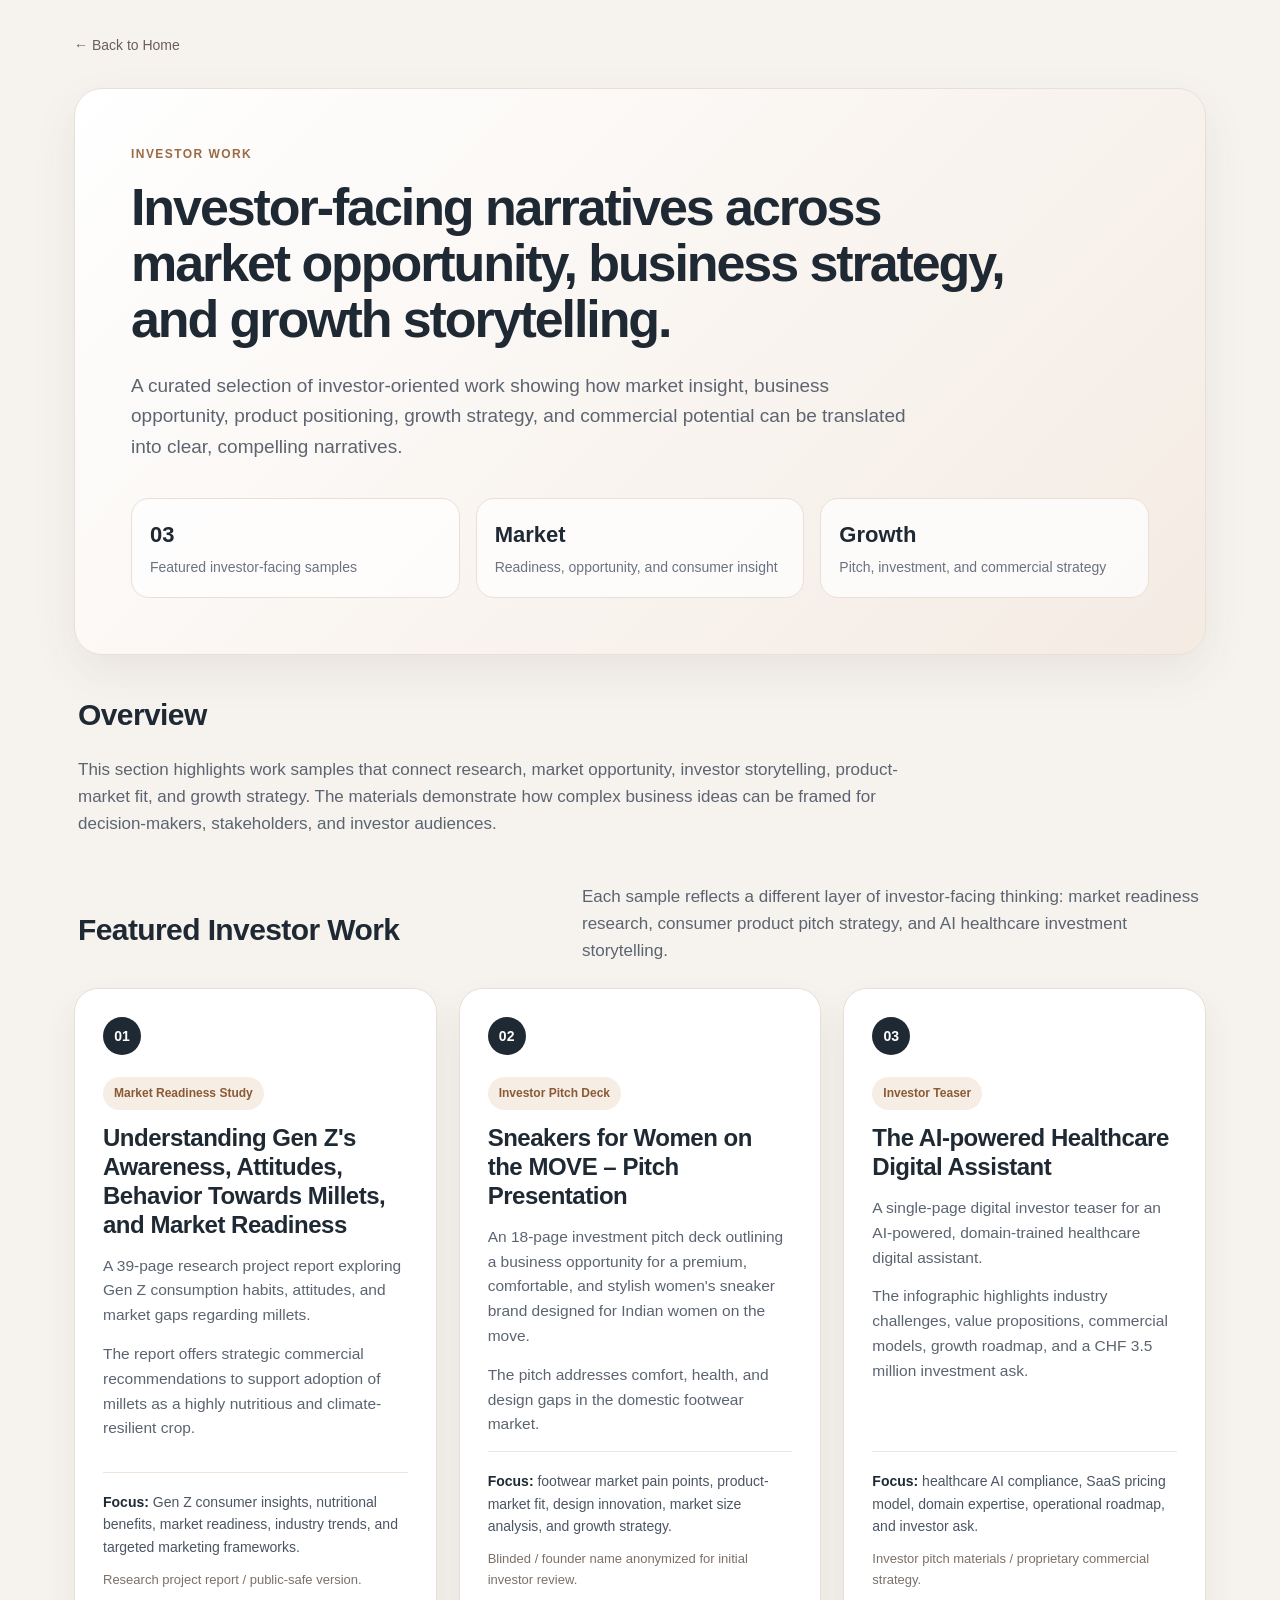
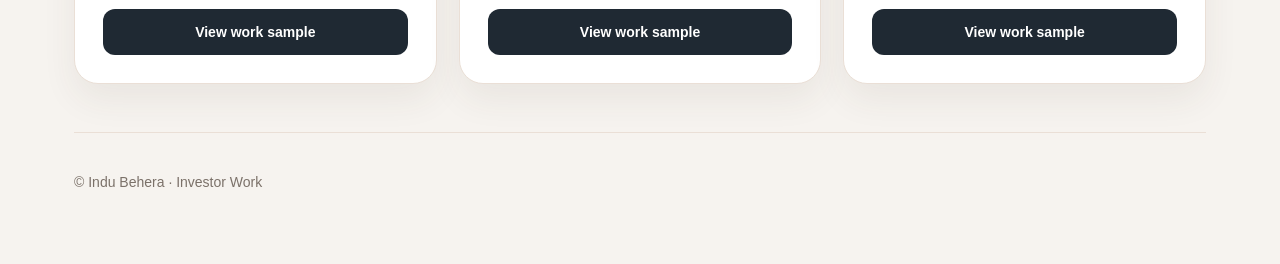
<file: work-portfolio/Investor-pitch.html>
<!DOCTYPE html>
<html lang="en">
<head>
  <meta charset="UTF-8">
  <meta name="viewport" content="width=device-width, initial-scale=1.0">
  <title>Investor Work | Indu Behera</title>
  <meta name="description" content="Investor-facing work by Indu Behera covering fundraising narratives, market opportunity, market readiness, investor teasers, business model storytelling, and growth strategy.">

  <style>
    * {
      box-sizing: border-box;
    }

    body {
      margin: 0;
      font-family: Arial, sans-serif;
      line-height: 1.6;
      color: #1f2933;
      background: #f6f3ef;
    }

    .page {
      max-width: 1180px;
      margin: 0 auto;
      padding: 32px 24px 56px;
    }

    .back-link {
      display: inline-block;
      margin-bottom: 32px;
      color: #6b5f57;
      text-decoration: none;
      font-size: 14px;
    }

    .hero {
      background: linear-gradient(135deg, #ffffff 0%, #f4ebe3 100%);
      border: 1px solid #eadfd6;
      border-radius: 28px;
      padding: 56px;
      margin-bottom: 36px;
      box-shadow: 0 18px 45px rgba(72, 55, 39, 0.08);
    }

    .eyebrow {
      text-transform: uppercase;
      letter-spacing: 0.12em;
      font-size: 12px;
      font-weight: 700;
      color: #9a6b45;
      margin-bottom: 14px;
    }

    h1 {
      margin: 0;
      max-width: 900px;
      font-size: 52px;
      line-height: 1.08;
      letter-spacing: -0.04em;
      color: #1f2933;
    }

    .intro {
      max-width: 780px;
      margin-top: 24px;
      font-size: 19px;
      color: #5b6470;
    }

    .summary-strip {
      display: grid;
      grid-template-columns: repeat(3, 1fr);
      gap: 16px;
      margin-top: 36px;
    }

    .summary-item {
      background: rgba(255, 255, 255, 0.75);
      border: 1px solid #eadfd6;
      border-radius: 18px;
      padding: 18px;
    }

    .summary-item strong {
      display: block;
      font-size: 22px;
      color: #1f2933;
    }

    .summary-item span {
      display: block;
      margin-top: 4px;
      font-size: 14px;
      color: #6b7280;
    }

    .section-intro {
      max-width: 850px;
      margin: 0 0 34px;
      padding: 0 4px;
    }

    .section-intro h2,
    .samples-header h2 {
      font-size: 30px;
      letter-spacing: -0.02em;
      margin-bottom: 10px;
      color: #1f2933;
    }

    .section-intro p,
    .samples-header p {
      color: #5b6470;
      font-size: 17px;
    }

    .samples-header {
      display: flex;
      justify-content: space-between;
      gap: 24px;
      align-items: flex-end;
      margin-top: 44px;
      margin-bottom: 24px;
      padding: 0 4px;
    }

    .samples-header p {
      max-width: 620px;
      margin: 0;
    }

    .portfolio-grid {
      display: grid;
      grid-template-columns: repeat(3, 1fr);
      gap: 22px;
    }

    .portfolio-card {
      position: relative;
      display: flex;
      flex-direction: column;
      min-height: 475px;
      background: #ffffff;
      border: 1px solid #eadfd6;
      border-radius: 24px;
      padding: 28px;
      box-shadow: 0 16px 35px rgba(72, 55, 39, 0.07);
      transition: transform 0.2s ease, box-shadow 0.2s ease;
    }

    .portfolio-card:hover {
      transform: translateY(-4px);
      box-shadow: 0 22px 45px rgba(72, 55, 39, 0.12);
    }

    .card-number {
      width: 38px;
      height: 38px;
      border-radius: 50%;
      background: #1f2933;
      color: #ffffff;
      display: flex;
      align-items: center;
      justify-content: center;
      font-size: 14px;
      font-weight: 700;
      margin-bottom: 22px;
    }

    .tag {
      display: inline-block;
      align-self: flex-start;
      margin-bottom: 14px;
      font-size: 12px;
      font-weight: 700;
      color: #8a5a35;
      background: #f6ede5;
      padding: 7px 11px;
      border-radius: 999px;
    }

    .portfolio-card h3 {
      margin: 0 0 14px;
      font-size: 24px;
      line-height: 1.2;
      letter-spacing: -0.02em;
      color: #1f2933;
    }

    .portfolio-card p {
      color: #5b6470;
      font-size: 15.5px;
      margin: 0 0 14px;
    }

    .focus {
      margin-top: auto;
      padding-top: 18px;
      border-top: 1px solid #eee4dc;
      font-size: 14px;
      color: #4b5563;
    }

    .focus strong {
      color: #1f2933;
    }

    .confidentiality {
      margin-top: 12px;
      font-size: 13px;
      color: #7b7169;
    }

    .button {
      display: inline-block;
      margin-top: 18px;
      padding: 12px 16px;
      border-radius: 12px;
      background: #1f2933;
      color: #ffffff;
      text-decoration: none;
      font-size: 14px;
      font-weight: 700;
      text-align: center;
    }

    .button:hover {
      background: #3a4654;
    }

    footer {
      margin-top: 48px;
      padding-top: 24px;
      border-top: 1px solid #eadfd6;
      color: #7b7169;
      font-size: 14px;
    }

    @media (max-width: 900px) {
      .hero {
        padding: 36px;
      }

      h1 {
        font-size: 40px;
      }

      .summary-strip,
      .portfolio-grid {
        grid-template-columns: 1fr;
      }

      .samples-header {
        display: block;
      }

      .portfolio-card {
        min-height: auto;
      }
    }

    @media (max-width: 560px) {
      .page {
        padding: 20px 16px 40px;
      }

      .hero {
        padding: 28px;
        border-radius: 22px;
      }

      h1 {
        font-size: 34px;
      }

      .intro {
        font-size: 17px;
      }
    }
  </style>
</head>

<body>

  <div class="page">

    <a class="back-link" href="../index.html">← Back to Home</a>

    <header class="hero">
      <div class="eyebrow">Investor Work</div>
      <h1>Investor-facing narratives across market opportunity, business strategy, and growth storytelling.</h1>
      <p class="intro">
        A curated selection of investor-oriented work showing how market insight,
        business opportunity, product positioning, growth strategy, and commercial
        potential can be translated into clear, compelling narratives.
      </p>

      <div class="summary-strip">
        <div class="summary-item">
          <strong>03</strong>
          <span>Featured investor-facing samples</span>
        </div>
        <div class="summary-item">
          <strong>Market</strong>
          <span>Readiness, opportunity, and consumer insight</span>
        </div>
        <div class="summary-item">
          <strong>Growth</strong>
          <span>Pitch, investment, and commercial strategy</span>
        </div>
      </div>
    </header>

    <main>

      <section class="section-intro">
        <h2>Overview</h2>
        <p>
          This section highlights work samples that connect research, market opportunity,
          investor storytelling, product-market fit, and growth strategy. The materials
          demonstrate how complex business ideas can be framed for decision-makers,
          stakeholders, and investor audiences.
        </p>
      </section>

      <section>
        <div class="samples-header">
          <div>
            <h2>Featured Investor Work</h2>
          </div>
          <p>
            Each sample reflects a different layer of investor-facing thinking:
            market readiness research, consumer product pitch strategy, and AI healthcare
            investment storytelling.
          </p>
        </div>

        <div class="portfolio-grid">

          <article class="portfolio-card">
            <div class="card-number">01</div>
            <span class="tag">Market Readiness Study</span>
            <h3>Understanding Gen Z's Awareness, Attitudes, Behavior Towards Millets, and Market Readiness</h3>
            <p>
              A 39-page research project report exploring Gen Z consumption habits,
              attitudes, and market gaps regarding millets.
            </p>
            <p>
              The report offers strategic commercial recommendations to support adoption
              of millets as a highly nutritious and climate-resilient crop.
            </p>
            <div class="focus">
              <strong>Focus:</strong> Gen Z consumer insights, nutritional benefits,
              market readiness, industry trends, and targeted marketing frameworks.
            </div>
            <div class="confidentiality">
              Research project report / public-safe version.
            </div>
            <a class="button" href="https://drive.google.com/file/d/1Ud5aQJDA3eVmF93VmMNOKoMc3GjzRxLZ/view?usp=sharing" target="_blank" rel="noopener noreferrer">
              View work sample
            </a>
          </article>

          <article class="portfolio-card">
            <div class="card-number">02</div>
            <span class="tag">Investor Pitch Deck</span>
            <h3>Sneakers for Women on the MOVE – Pitch Presentation</h3>
            <p>
              An 18-page investment pitch deck outlining a business opportunity for a
              premium, comfortable, and stylish women's sneaker brand designed for Indian
              women on the move.
            </p>
            <p>
              The pitch addresses comfort, health, and design gaps in the domestic
              footwear market.
            </p>
            <div class="focus">
              <strong>Focus:</strong> footwear market pain points, product-market fit,
              design innovation, market size analysis, and growth strategy.
            </div>
            <div class="confidentiality">
              Blinded / founder name anonymized for initial investor review.
            </div>
            <a class="button" href="https://drive.google.com/file/d/1Ip_QdQgoYa71t_187nPmr7ml809fXaDp/view?usp=sharing" target="_blank" rel="noopener noreferrer">
              View work sample
            </a>
          </article>

          <article class="portfolio-card">
            <div class="card-number">03</div>
            <span class="tag">Investor Teaser</span>
            <h3>The AI-powered Healthcare Digital Assistant</h3>
            <p>
              A single-page digital investor teaser for an AI-powered, domain-trained
              healthcare digital assistant.
            </p>
            <p>
              The infographic highlights industry challenges, value propositions,
              commercial models, growth roadmap, and a CHF 3.5 million investment ask.
            </p>
            <div class="focus">
              <strong>Focus:</strong> healthcare AI compliance, SaaS pricing model,
              domain expertise, operational roadmap, and investor ask.
            </div>
            <div class="confidentiality">
              Investor pitch materials / proprietary commercial strategy.
            </div>
            <a class="button" href="https://drive.google.com/file/d/1IlD0V7HwbIp0U3ECEDprGqwyuT7lx1sy/view?usp=sharing" target="_blank" rel="noopener noreferrer">
              View work sample
            </a>
          </article>

        </div>
      </section>

    </main>

    <footer>
      <p>© Indu Behera · Investor Work</p>
    </footer>

  </div>

</body>
</html>
</file>
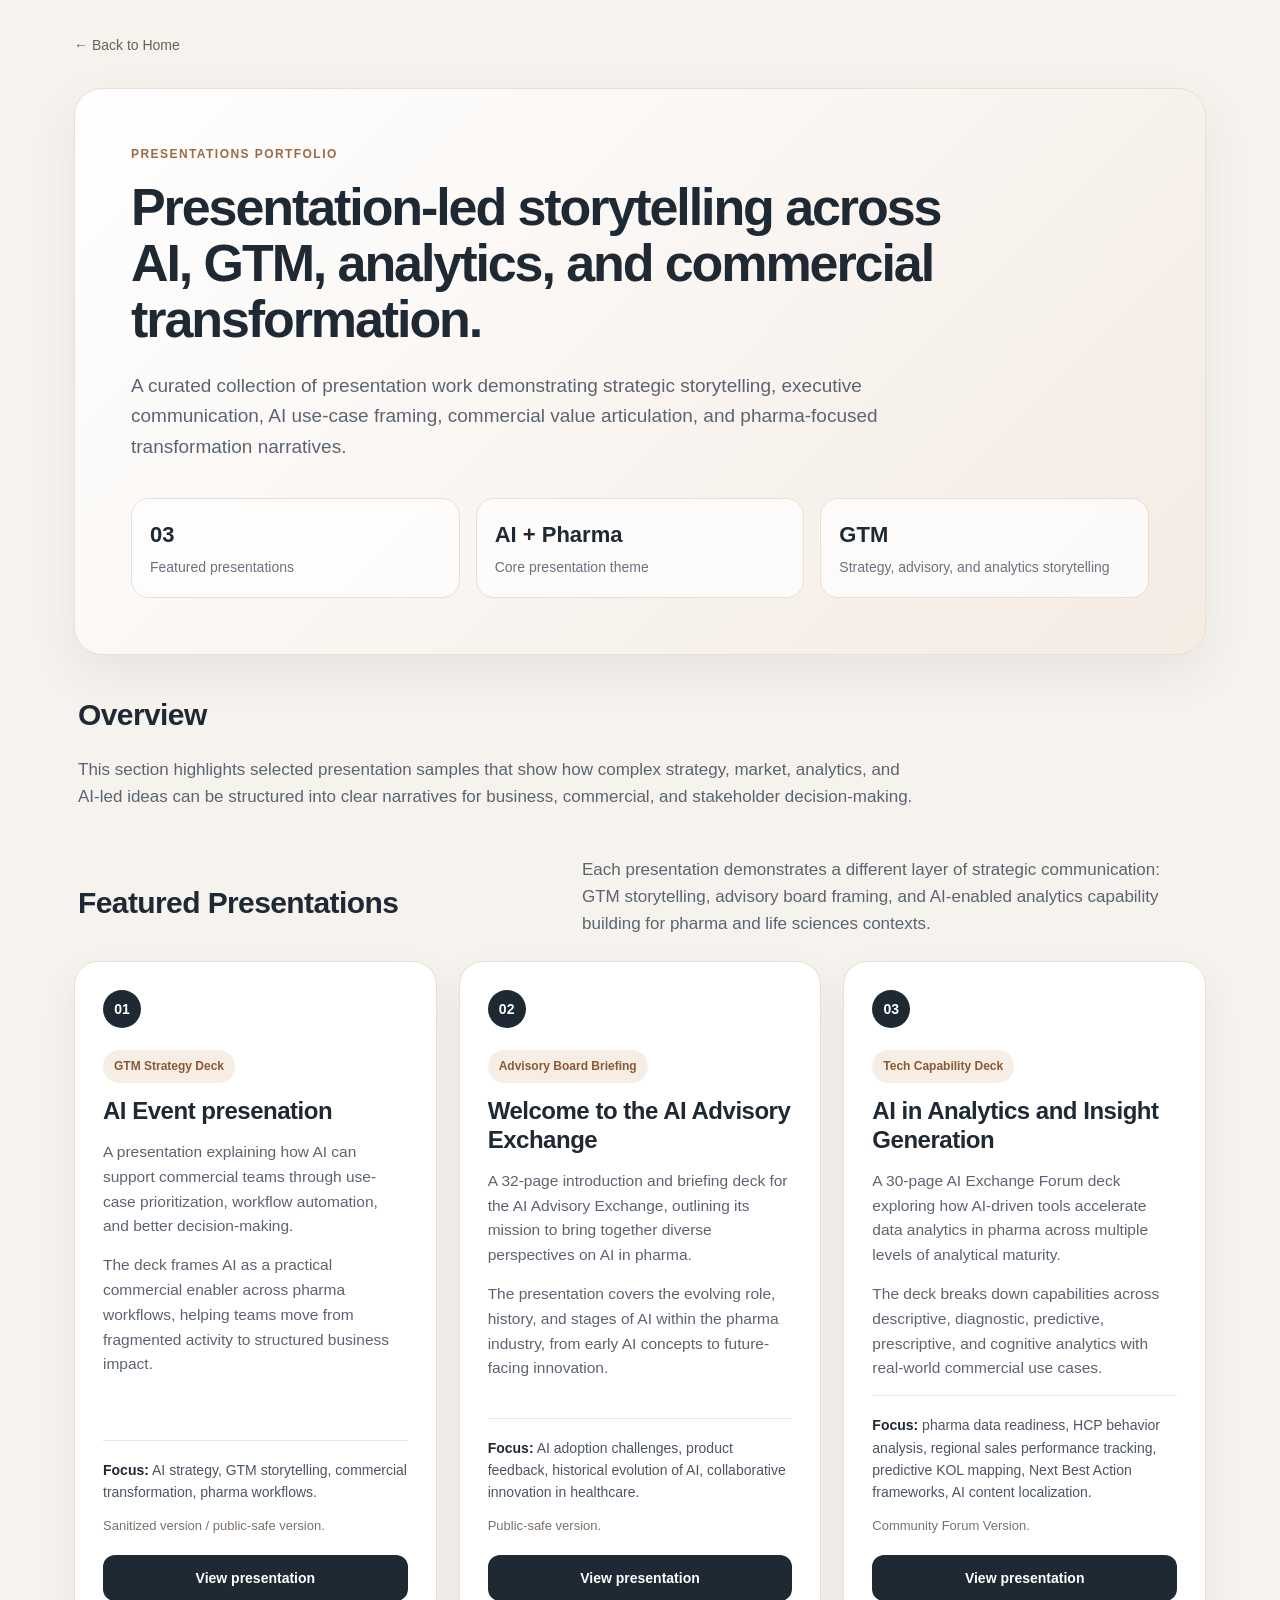
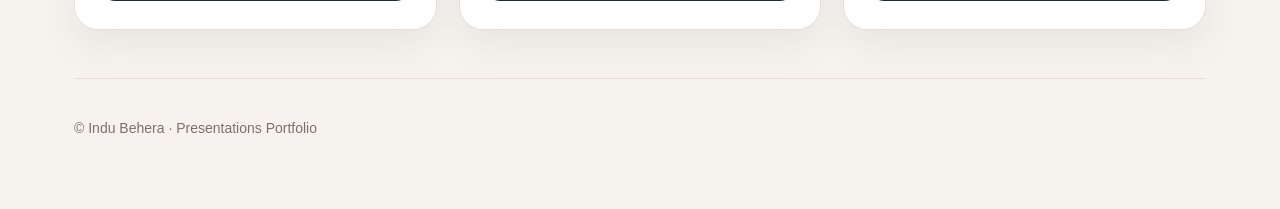
<file: work-portfolio/presentations.html>
<!DOCTYPE html>
<html lang="en">
<head>
  <meta charset="UTF-8">
  <meta name="viewport" content="width=device-width, initial-scale=1.0">
  <title>Presentations Portfolio | Indu Behera</title>
  <meta name="description" content="Presentation portfolio by Indu Behera featuring strategy decks, GTM narratives, AI use-case presentations, and commercial storytelling work.">

  <style>
    * {
      box-sizing: border-box;
    }

    body {
      margin: 0;
      font-family: Arial, sans-serif;
      line-height: 1.6;
      color: #1f2933;
      background: #f6f3ef;
    }

    .page {
      max-width: 1180px;
      margin: 0 auto;
      padding: 32px 24px 56px;
    }

    .back-link {
      display: inline-block;
      margin-bottom: 32px;
      color: #6b5f57;
      text-decoration: none;
      font-size: 14px;
    }

    .hero {
      background: linear-gradient(135deg, #ffffff 0%, #f4ebe3 100%);
      border: 1px solid #eadfd6;
      border-radius: 28px;
      padding: 56px;
      margin-bottom: 36px;
      box-shadow: 0 18px 45px rgba(72, 55, 39, 0.08);
    }

    .eyebrow {
      text-transform: uppercase;
      letter-spacing: 0.12em;
      font-size: 12px;
      font-weight: 700;
      color: #9a6b45;
      margin-bottom: 14px;
    }

    h1 {
      margin: 0;
      max-width: 860px;
      font-size: 52px;
      line-height: 1.08;
      letter-spacing: -0.04em;
      color: #1f2933;
    }

    .intro {
      max-width: 780px;
      margin-top: 24px;
      font-size: 19px;
      color: #5b6470;
    }

    .summary-strip {
      display: grid;
      grid-template-columns: repeat(3, 1fr);
      gap: 16px;
      margin-top: 36px;
    }

    .summary-item {
      background: rgba(255, 255, 255, 0.75);
      border: 1px solid #eadfd6;
      border-radius: 18px;
      padding: 18px;
    }

    .summary-item strong {
      display: block;
      font-size: 22px;
      color: #1f2933;
    }

    .summary-item span {
      display: block;
      margin-top: 4px;
      font-size: 14px;
      color: #6b7280;
    }

    .section-intro {
      max-width: 850px;
      margin: 0 0 34px;
      padding: 0 4px;
    }

    .section-intro h2,
    .samples-header h2 {
      font-size: 30px;
      letter-spacing: -0.02em;
      margin-bottom: 10px;
      color: #1f2933;
    }

    .section-intro p,
    .samples-header p {
      color: #5b6470;
      font-size: 17px;
    }

    .samples-header {
      display: flex;
      justify-content: space-between;
      gap: 24px;
      align-items: flex-end;
      margin-top: 44px;
      margin-bottom: 24px;
      padding: 0 4px;
    }

    .samples-header p {
      max-width: 620px;
      margin: 0;
    }

    .portfolio-grid {
      display: grid;
      grid-template-columns: repeat(3, 1fr);
      gap: 22px;
    }

    .portfolio-card {
      position: relative;
      display: flex;
      flex-direction: column;
      min-height: 455px;
      background: #ffffff;
      border: 1px solid #eadfd6;
      border-radius: 24px;
      padding: 28px;
      box-shadow: 0 16px 35px rgba(72, 55, 39, 0.07);
      transition: transform 0.2s ease, box-shadow 0.2s ease;
    }

    .portfolio-card:hover {
      transform: translateY(-4px);
      box-shadow: 0 22px 45px rgba(72, 55, 39, 0.12);
    }

    .card-number {
      width: 38px;
      height: 38px;
      border-radius: 50%;
      background: #1f2933;
      color: #ffffff;
      display: flex;
      align-items: center;
      justify-content: center;
      font-size: 14px;
      font-weight: 700;
      margin-bottom: 22px;
    }

    .tag {
      display: inline-block;
      align-self: flex-start;
      margin-bottom: 14px;
      font-size: 12px;
      font-weight: 700;
      color: #8a5a35;
      background: #f6ede5;
      padding: 7px 11px;
      border-radius: 999px;
    }

    .portfolio-card h3 {
      margin: 0 0 14px;
      font-size: 24px;
      line-height: 1.2;
      letter-spacing: -0.02em;
      color: #1f2933;
    }

    .portfolio-card p {
      color: #5b6470;
      font-size: 15.5px;
      margin: 0 0 14px;
    }

    .focus {
      margin-top: auto;
      padding-top: 18px;
      border-top: 1px solid #eee4dc;
      font-size: 14px;
      color: #4b5563;
    }

    .focus strong {
      color: #1f2933;
    }

    .confidentiality {
      margin-top: 12px;
      font-size: 13px;
      color: #7b7169;
    }

    .button {
      display: inline-block;
      margin-top: 18px;
      padding: 12px 16px;
      border-radius: 12px;
      background: #1f2933;
      color: #ffffff;
      text-decoration: none;
      font-size: 14px;
      font-weight: 700;
      text-align: center;
    }

    .button:hover {
      background: #3a4654;
    }

    footer {
      margin-top: 48px;
      padding-top: 24px;
      border-top: 1px solid #eadfd6;
      color: #7b7169;
      font-size: 14px;
    }

    @media (max-width: 900px) {
      .hero {
        padding: 36px;
      }

      h1 {
        font-size: 40px;
      }

      .summary-strip,
      .portfolio-grid {
        grid-template-columns: 1fr;
      }

      .samples-header {
        display: block;
      }

      .portfolio-card {
        min-height: auto;
      }
    }

    @media (max-width: 560px) {
      .page {
        padding: 20px 16px 40px;
      }

      .hero {
        padding: 28px;
        border-radius: 22px;
      }

      h1 {
        font-size: 34px;
      }

      .intro {
        font-size: 17px;
      }
    }
  </style>
</head>

<body>

  <div class="page">

    <a class="back-link" href="../index.html">← Back to Home</a>

    <header class="hero">
      <div class="eyebrow">Presentations Portfolio</div>
      <h1>Presentation-led storytelling across AI, GTM, analytics, and commercial transformation.</h1>
      <p class="intro">
        A curated collection of presentation work demonstrating strategic storytelling,
        executive communication, AI use-case framing, commercial value articulation,
        and pharma-focused transformation narratives.
      </p>

      <div class="summary-strip">
        <div class="summary-item">
          <strong>03</strong>
          <span>Featured presentations</span>
        </div>
        <div class="summary-item">
          <strong>AI + Pharma</strong>
          <span>Core presentation theme</span>
        </div>
        <div class="summary-item">
          <strong>GTM</strong>
          <span>Strategy, advisory, and analytics storytelling</span>
        </div>
      </div>
    </header>

    <main>

      <section class="section-intro">
        <h2>Overview</h2>
        <p>
          This section highlights selected presentation samples that show how complex
          strategy, market, analytics, and AI-led ideas can be structured into clear
          narratives for business, commercial, and stakeholder decision-making.
        </p>
      </section>

      <section>
        <div class="samples-header">
          <div>
            <h2>Featured Presentations</h2>
          </div>
          <p>
            Each presentation demonstrates a different layer of strategic communication:
            GTM storytelling, advisory board framing, and AI-enabled analytics capability
            building for pharma and life sciences contexts.
          </p>
        </div>

        <div class="portfolio-grid">

          <article class="portfolio-card">
            <div class="card-number">01</div>
            <span class="tag">GTM Strategy Deck</span>
            <h3>AI Event presenation</h3>
            <p>
              A presentation explaining how AI can support commercial teams through
              use-case prioritization, workflow automation, and better decision-making.
            </p>
            <p>
              The deck frames AI as a practical commercial enabler across pharma workflows,
              helping teams move from fragmented activity to structured business impact.
            </p>
            <div class="focus">
              <strong>Focus:</strong> AI strategy, GTM storytelling, commercial
              transformation, pharma workflows.
            </div>
            <div class="confidentiality">
              Sanitized version / public-safe version.
            </div>
            <a class="button" href="https://drive.google.com/file/d/1nGZygThetdtmhiUr6F5OcjRy854TWEFm/view?usp=sharing" target="_blank" rel="noopener noreferrer">
              View presentation
            </a>
          </article>

          <article class="portfolio-card">
            <div class="card-number">02</div>
            <span class="tag">Advisory Board Briefing</span>
            <h3>Welcome to the AI Advisory Exchange</h3>
            <p>
              A 32-page introduction and briefing deck for the AI Advisory Exchange,
              outlining its mission to bring together diverse perspectives on AI in pharma.
            </p>
            <p>
              The presentation covers the evolving role, history, and stages of AI within
              the pharma industry, from early AI concepts to future-facing innovation.
            </p>
            <div class="focus">
              <strong>Focus:</strong> AI adoption challenges, product feedback,
              historical evolution of AI, collaborative innovation in healthcare.
            </div>
            <div class="confidentiality">
              Public-safe version.
            </div>
            <a class="button" href="https://drive.google.com/file/d/1vE0c10I-Z9IcWvhZbHbzKum0ytZkzJJw/view?usp=sharing" target="_blank" rel="noopener noreferrer">
              View presentation
            </a>
          </article>

          <article class="portfolio-card">
            <div class="card-number">03</div>
            <span class="tag">Tech Capability Deck</span>
            <h3>AI in Analytics and Insight Generation</h3>
            <p>
              A 30-page AI Exchange Forum deck exploring how AI-driven tools accelerate
              data analytics in pharma across multiple levels of analytical maturity.
            </p>
            <p>
              The deck breaks down capabilities across descriptive, diagnostic, predictive,
              prescriptive, and cognitive analytics with real-world commercial use cases.
            </p>
            <div class="focus">
              <strong>Focus:</strong> pharma data readiness, HCP behavior analysis,
              regional sales performance tracking, predictive KOL mapping, Next Best
              Action frameworks, AI content localization.
            </div>
            <div class="confidentiality">
              Community Forum Version.
            </div>
            <a class="button" href="https://drive.google.com/file/d/1FHzWmRn11Mgj-0fnOKWaY0HckGCuewMv/view?usp=sharing" target="_blank" rel="noopener noreferrer">
              View presentation
            </a>
          </article>

        </div>
      </section>

    </main>

    <footer>
      <p>© Indu Behera · Presentations Portfolio</p>
    </footer>

  </div>

</body>
</html>
</file>
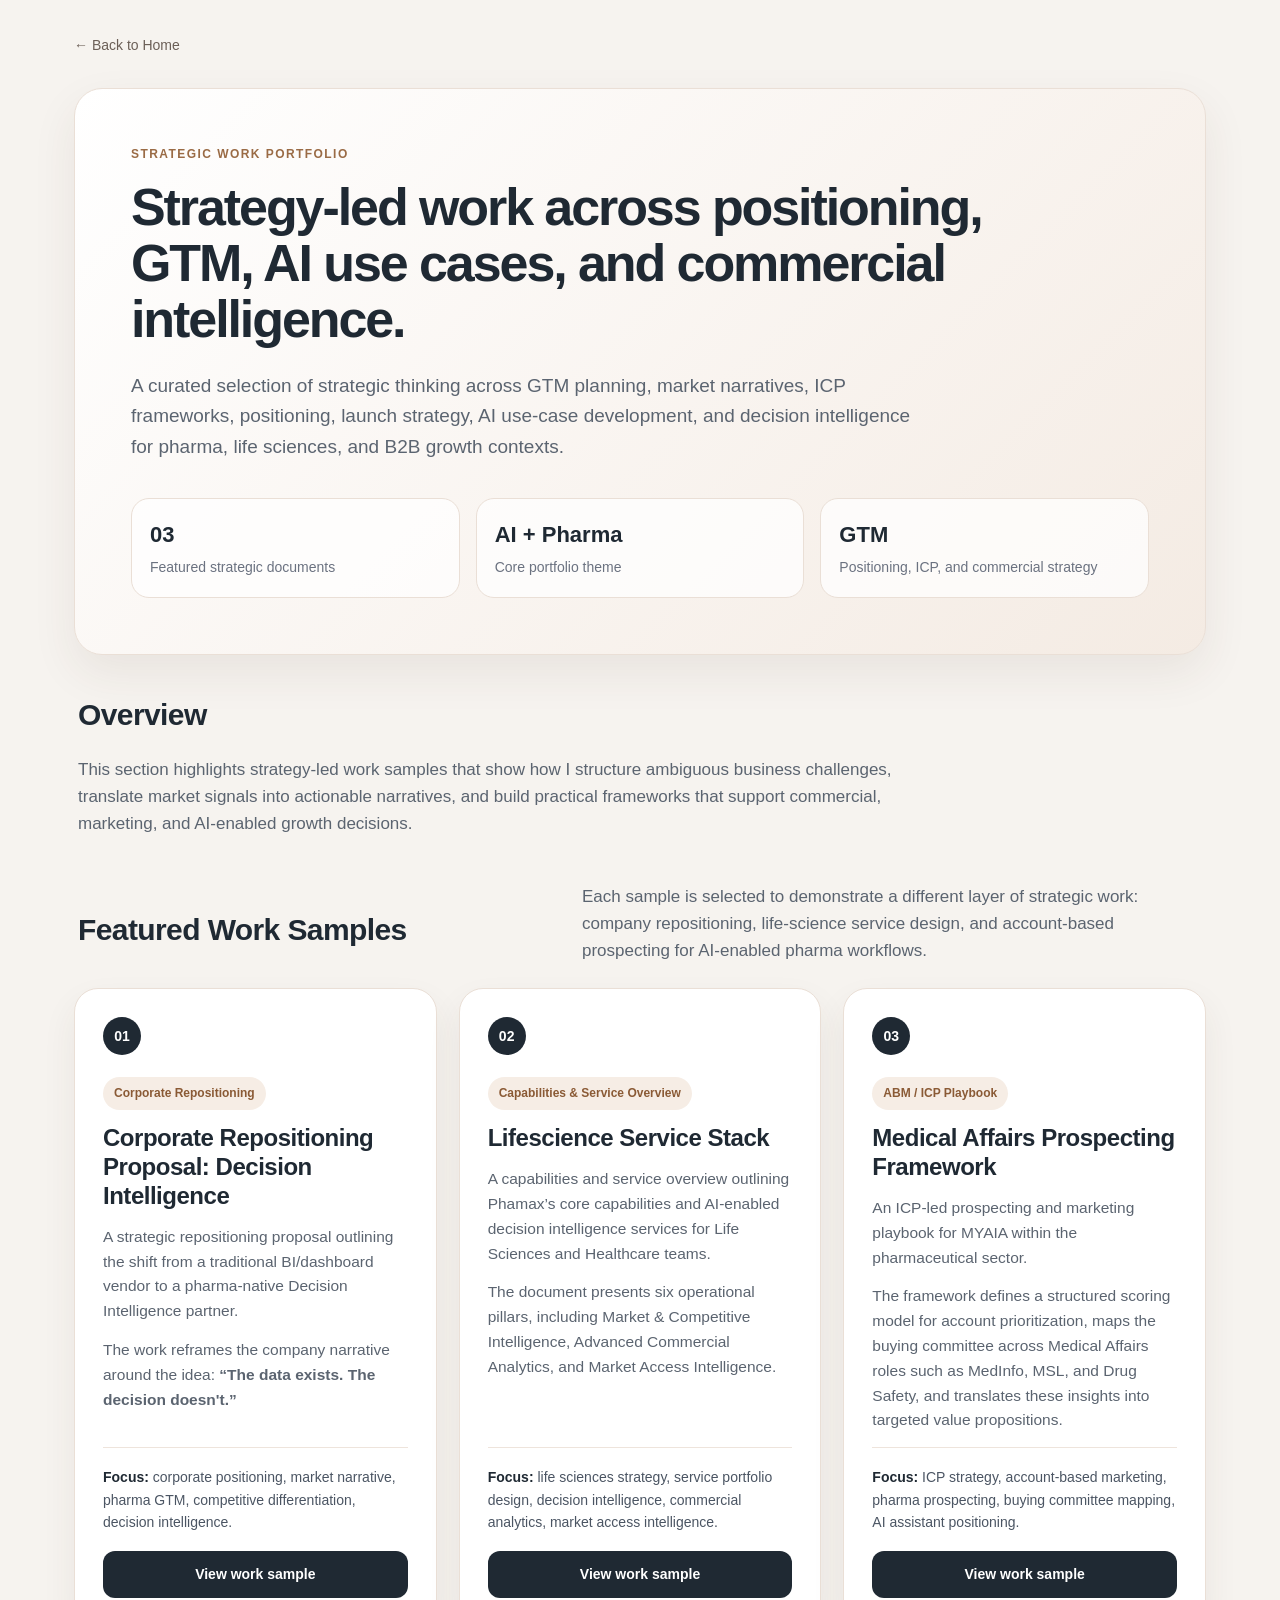
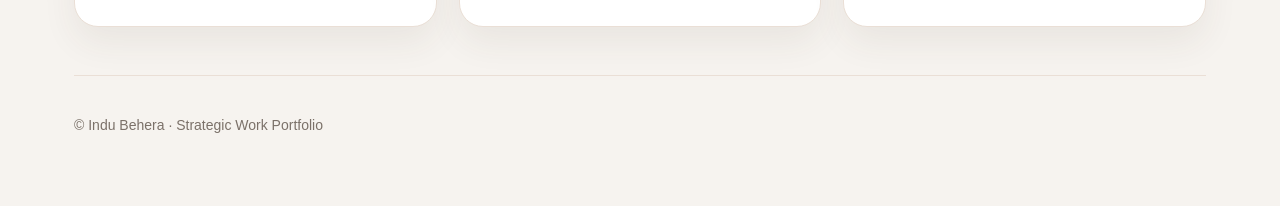
<file: work-portfolio/strategic-documents.html>
<!DOCTYPE html>
<html lang="en">
<head>
  <meta charset="UTF-8">
  <meta name="viewport" content="width=device-width, initial-scale=1.0">
  <title>Strategic Work Portfolio | Indu Behera</title>
  <meta name="description" content="Strategic work portfolio by Indu Behera covering GTM thinking, market narratives, ICP frameworks, positioning, launch planning, AI use-case strategy, and commercial intelligence.">

  <style>
    * {
      box-sizing: border-box;
    }

    body {
      margin: 0;
      font-family: Arial, sans-serif;
      line-height: 1.6;
      color: #1f2933;
      background: #f6f3ef;
    }

    a {
      color: inherit;
    }

    .page {
      max-width: 1180px;
      margin: 0 auto;
      padding: 32px 24px 56px;
    }

    .back-link {
      display: inline-block;
      margin-bottom: 32px;
      color: #6b5f57;
      text-decoration: none;
      font-size: 14px;
    }

    .hero {
      background: linear-gradient(135deg, #ffffff 0%, #f4ebe3 100%);
      border: 1px solid #eadfd6;
      border-radius: 28px;
      padding: 56px;
      margin-bottom: 36px;
      box-shadow: 0 18px 45px rgba(72, 55, 39, 0.08);
    }

    .eyebrow {
      text-transform: uppercase;
      letter-spacing: 0.12em;
      font-size: 12px;
      font-weight: 700;
      color: #9a6b45;
      margin-bottom: 14px;
    }

    h1 {
      margin: 0;
      max-width: 860px;
      font-size: 52px;
      line-height: 1.08;
      letter-spacing: -0.04em;
      color: #1f2933;
    }

    .intro {
      max-width: 780px;
      margin-top: 24px;
      font-size: 19px;
      color: #5b6470;
    }

    .summary-strip {
      display: grid;
      grid-template-columns: repeat(3, 1fr);
      gap: 16px;
      margin-top: 36px;
    }

    .summary-item {
      background: rgba(255, 255, 255, 0.75);
      border: 1px solid #eadfd6;
      border-radius: 18px;
      padding: 18px;
    }

    .summary-item strong {
      display: block;
      font-size: 22px;
      color: #1f2933;
    }

    .summary-item span {
      display: block;
      margin-top: 4px;
      font-size: 14px;
      color: #6b7280;
    }

    .section-intro {
      max-width: 850px;
      margin: 0 0 34px;
      padding: 0 4px;
    }

    .section-intro h2,
    .samples-header h2 {
      font-size: 30px;
      letter-spacing: -0.02em;
      margin-bottom: 10px;
      color: #1f2933;
    }

    .section-intro p,
    .samples-header p {
      color: #5b6470;
      font-size: 17px;
    }

    .samples-header {
      display: flex;
      justify-content: space-between;
      gap: 24px;
      align-items: flex-end;
      margin-top: 44px;
      margin-bottom: 24px;
      padding: 0 4px;
    }

    .samples-header p {
      max-width: 620px;
      margin: 0;
    }

    .portfolio-grid {
      display: grid;
      grid-template-columns: repeat(3, 1fr);
      gap: 22px;
    }

    .portfolio-card {
      position: relative;
      display: flex;
      flex-direction: column;
      min-height: 420px;
      background: #ffffff;
      border: 1px solid #eadfd6;
      border-radius: 24px;
      padding: 28px;
      box-shadow: 0 16px 35px rgba(72, 55, 39, 0.07);
      transition: transform 0.2s ease, box-shadow 0.2s ease;
    }

    .portfolio-card:hover {
      transform: translateY(-4px);
      box-shadow: 0 22px 45px rgba(72, 55, 39, 0.12);
    }

    .card-number {
      width: 38px;
      height: 38px;
      border-radius: 50%;
      background: #1f2933;
      color: #ffffff;
      display: flex;
      align-items: center;
      justify-content: center;
      font-size: 14px;
      font-weight: 700;
      margin-bottom: 22px;
    }

    .tag {
      display: inline-block;
      align-self: flex-start;
      margin-bottom: 14px;
      font-size: 12px;
      font-weight: 700;
      color: #8a5a35;
      background: #f6ede5;
      padding: 7px 11px;
      border-radius: 999px;
    }

    .portfolio-card h3 {
      margin: 0 0 14px;
      font-size: 24px;
      line-height: 1.2;
      letter-spacing: -0.02em;
      color: #1f2933;
    }

    .portfolio-card p {
      color: #5b6470;
      font-size: 15.5px;
      margin: 0 0 14px;
    }

    .focus {
      margin-top: auto;
      padding-top: 18px;
      border-top: 1px solid #eee4dc;
      font-size: 14px;
      color: #4b5563;
    }

    .focus strong {
      color: #1f2933;
    }

    .button {
      display: inline-block;
      margin-top: 18px;
      padding: 12px 16px;
      border-radius: 12px;
      background: #1f2933;
      color: #ffffff;
      text-decoration: none;
      font-size: 14px;
      font-weight: 700;
      text-align: center;
    }

    .button:hover {
      background: #3a4654;
    }

    footer {
      margin-top: 48px;
      padding-top: 24px;
      border-top: 1px solid #eadfd6;
      color: #7b7169;
      font-size: 14px;
    }

    @media (max-width: 900px) {
      .hero {
        padding: 36px;
      }

      h1 {
        font-size: 40px;
      }

      .summary-strip,
      .portfolio-grid {
        grid-template-columns: 1fr;
      }

      .samples-header {
        display: block;
      }

      .portfolio-card {
        min-height: auto;
      }
    }

    @media (max-width: 560px) {
      .page {
        padding: 20px 16px 40px;
      }

      .hero {
        padding: 28px;
        border-radius: 22px;
      }

      h1 {
        font-size: 34px;
      }

      .intro {
        font-size: 17px;
      }
    }
  </style>
</head>

<body>

  <div class="page">

    <a class="back-link" href="../index.html">← Back to Home</a>

    <header class="hero">
      <div class="eyebrow">Strategic Work Portfolio</div>
      <h1>Strategy-led work across positioning, GTM, AI use cases, and commercial intelligence.</h1>
      <p class="intro">
        A curated selection of strategic thinking across GTM planning, market narratives,
        ICP frameworks, positioning, launch strategy, AI use-case development,
        and decision intelligence for pharma, life sciences, and B2B growth contexts.
      </p>

      <div class="summary-strip">
        <div class="summary-item">
          <strong>03</strong>
          <span>Featured strategic documents</span>
        </div>
        <div class="summary-item">
          <strong>AI + Pharma</strong>
          <span>Core portfolio theme</span>
        </div>
        <div class="summary-item">
          <strong>GTM</strong>
          <span>Positioning, ICP, and commercial strategy</span>
        </div>
      </div>
    </header>

    <main>

      <section class="section-intro">
        <h2>Overview</h2>
        <p>
          This section highlights strategy-led work samples that show how I structure
          ambiguous business challenges, translate market signals into actionable narratives,
          and build practical frameworks that support commercial, marketing, and AI-enabled
          growth decisions.
        </p>
      </section>

      <section>
        <div class="samples-header">
          <div>
            <h2>Featured Work Samples</h2>
          </div>
          <p>
            Each sample is selected to demonstrate a different layer of strategic work:
            company repositioning, life-science service design, and account-based
            prospecting for AI-enabled pharma workflows.
          </p>
        </div>

        <div class="portfolio-grid">

          <article class="portfolio-card">
            <div class="card-number">01</div>
            <span class="tag">Corporate Repositioning</span>
            <h3>Corporate Repositioning Proposal: Decision Intelligence</h3>
            <p>
              A strategic repositioning proposal outlining the shift from a traditional
              BI/dashboard vendor to a pharma-native Decision Intelligence partner.
            </p>
            <p>
              The work reframes the company narrative around the idea:
              <strong>“The data exists. The decision doesn't.”</strong>
            </p>
            <div class="focus">
              <strong>Focus:</strong> corporate positioning, market narrative, pharma GTM,
              competitive differentiation, decision intelligence.
            </div>
            <a class="button" href="https://drive.google.com/file/d/1HdWpAsDunwP5oi7cLRajES9xJRouCuPO/view?usp=drive_link" target="_blank" rel="noopener noreferrer">
              View work sample
            </a>
          </article>

          <article class="portfolio-card">
            <div class="card-number">02</div>
            <span class="tag">Capabilities & Service Overview</span>
            <h3>Lifescience Service Stack</h3>
            <p>
              A capabilities and service overview outlining Phamax’s core capabilities
              and AI-enabled decision intelligence services for Life Sciences and
              Healthcare teams.
            </p>
            <p>
              The document presents six operational pillars, including Market &
              Competitive Intelligence, Advanced Commercial Analytics, and Market
              Access Intelligence.
            </p>
            <div class="focus">
              <strong>Focus:</strong> life sciences strategy, service portfolio design,
              decision intelligence, commercial analytics, market access intelligence.
            </div>
            <a class="button" href="https://drive.google.com/file/d/1rngCwBvj5Jb5vF0rYCMjZixeS53M3lS4/view?usp=sharing" target="_blank" rel="noopener noreferrer">
              View work sample
            </a>
          </article>

          <article class="portfolio-card">
            <div class="card-number">03</div>
            <span class="tag">ABM / ICP Playbook</span>
            <h3>Medical Affairs Prospecting Framework</h3>
            <p>
              An ICP-led prospecting and marketing playbook for MYAIA within the
              pharmaceutical sector.
            </p>
            <p>
              The framework defines a structured scoring model for account prioritization,
              maps the buying committee across Medical Affairs roles such as MedInfo,
              MSL, and Drug Safety, and translates these insights into targeted value
              propositions.
            </p>
            <div class="focus">
              <strong>Focus:</strong> ICP strategy, account-based marketing, pharma
              prospecting, buying committee mapping, AI assistant positioning.
            </div>
            <a class="button" href="https://drive.google.com/file/d/1lWkYWNMDb1D4e7aIZyKBmi8tlCW-pWR7/view?usp=drive_link" target="_blank" rel="noopener noreferrer">
              View work sample
            </a>
          </article>

        </div>
      </section>

    </main>

    <footer>
      <p>© Indu Behera · Strategic Work Portfolio</p>
    </footer>

  </div>

</body>
</html>
</file>
